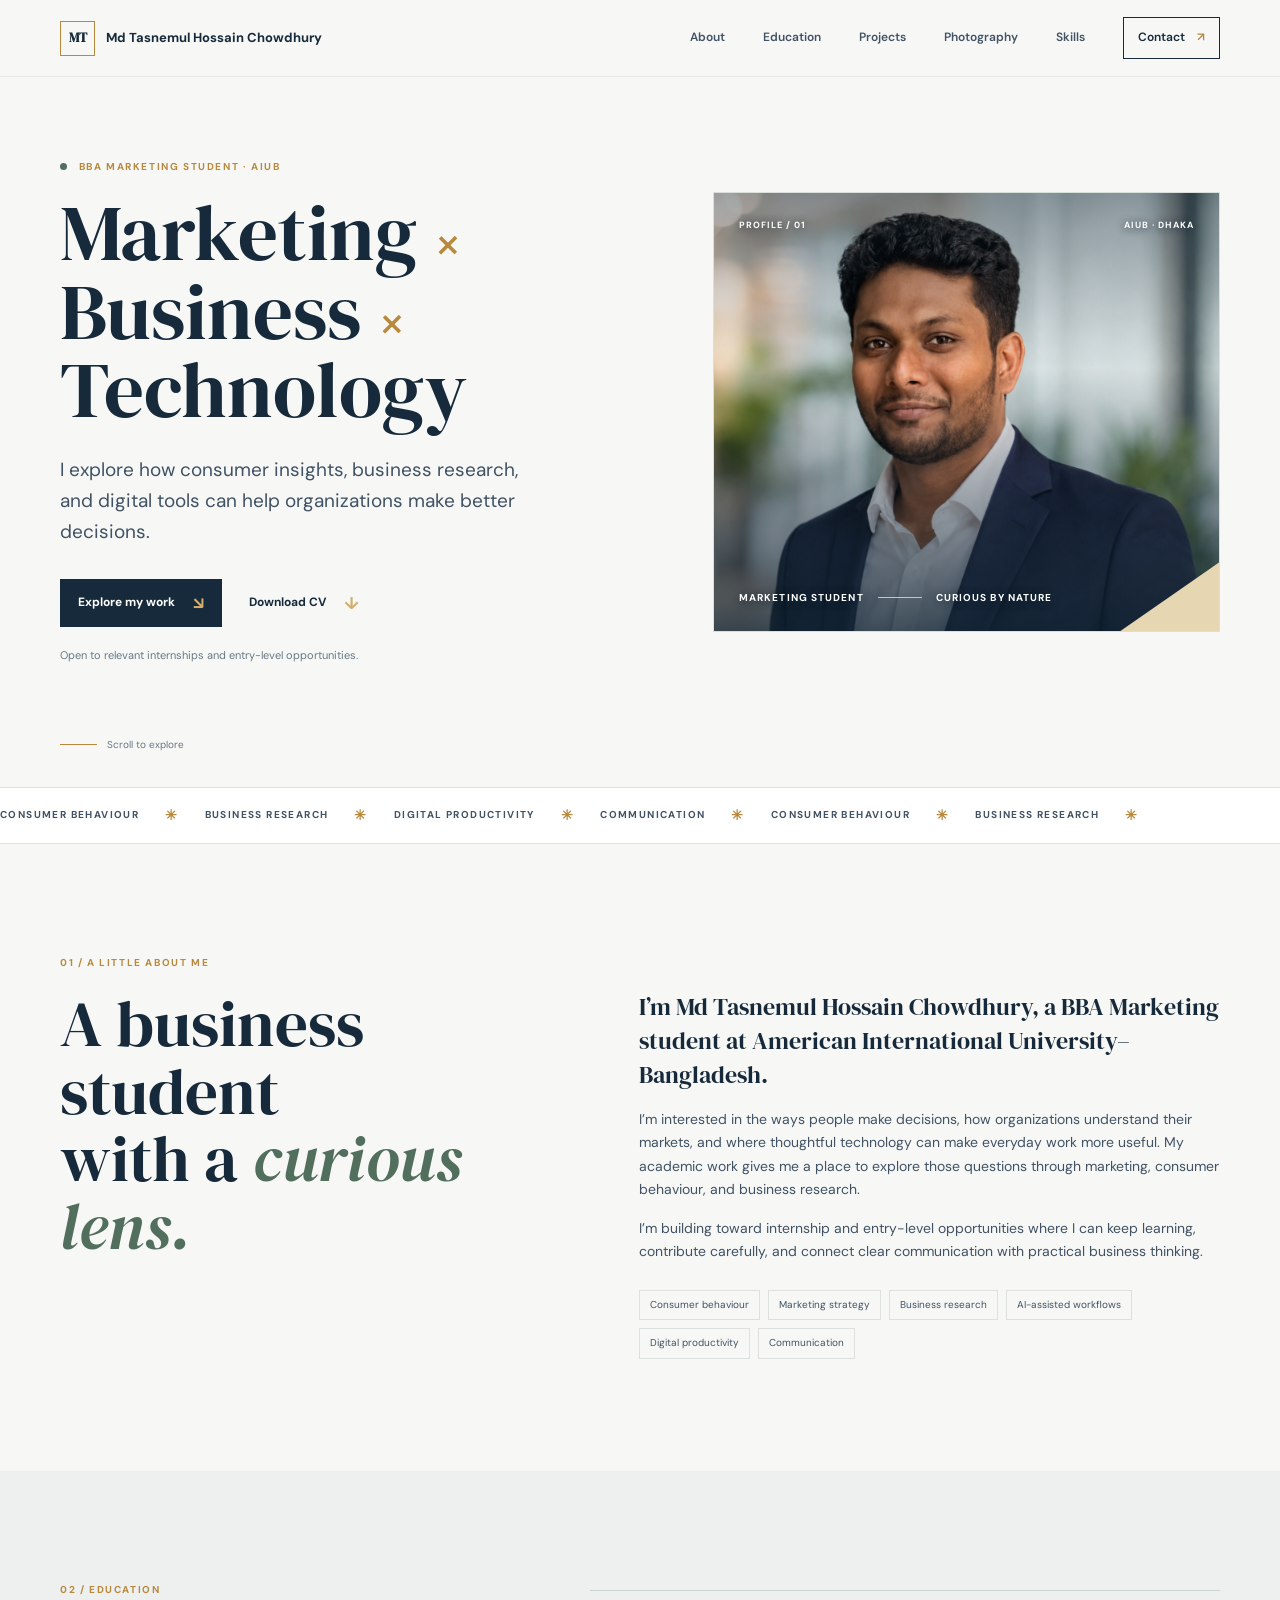
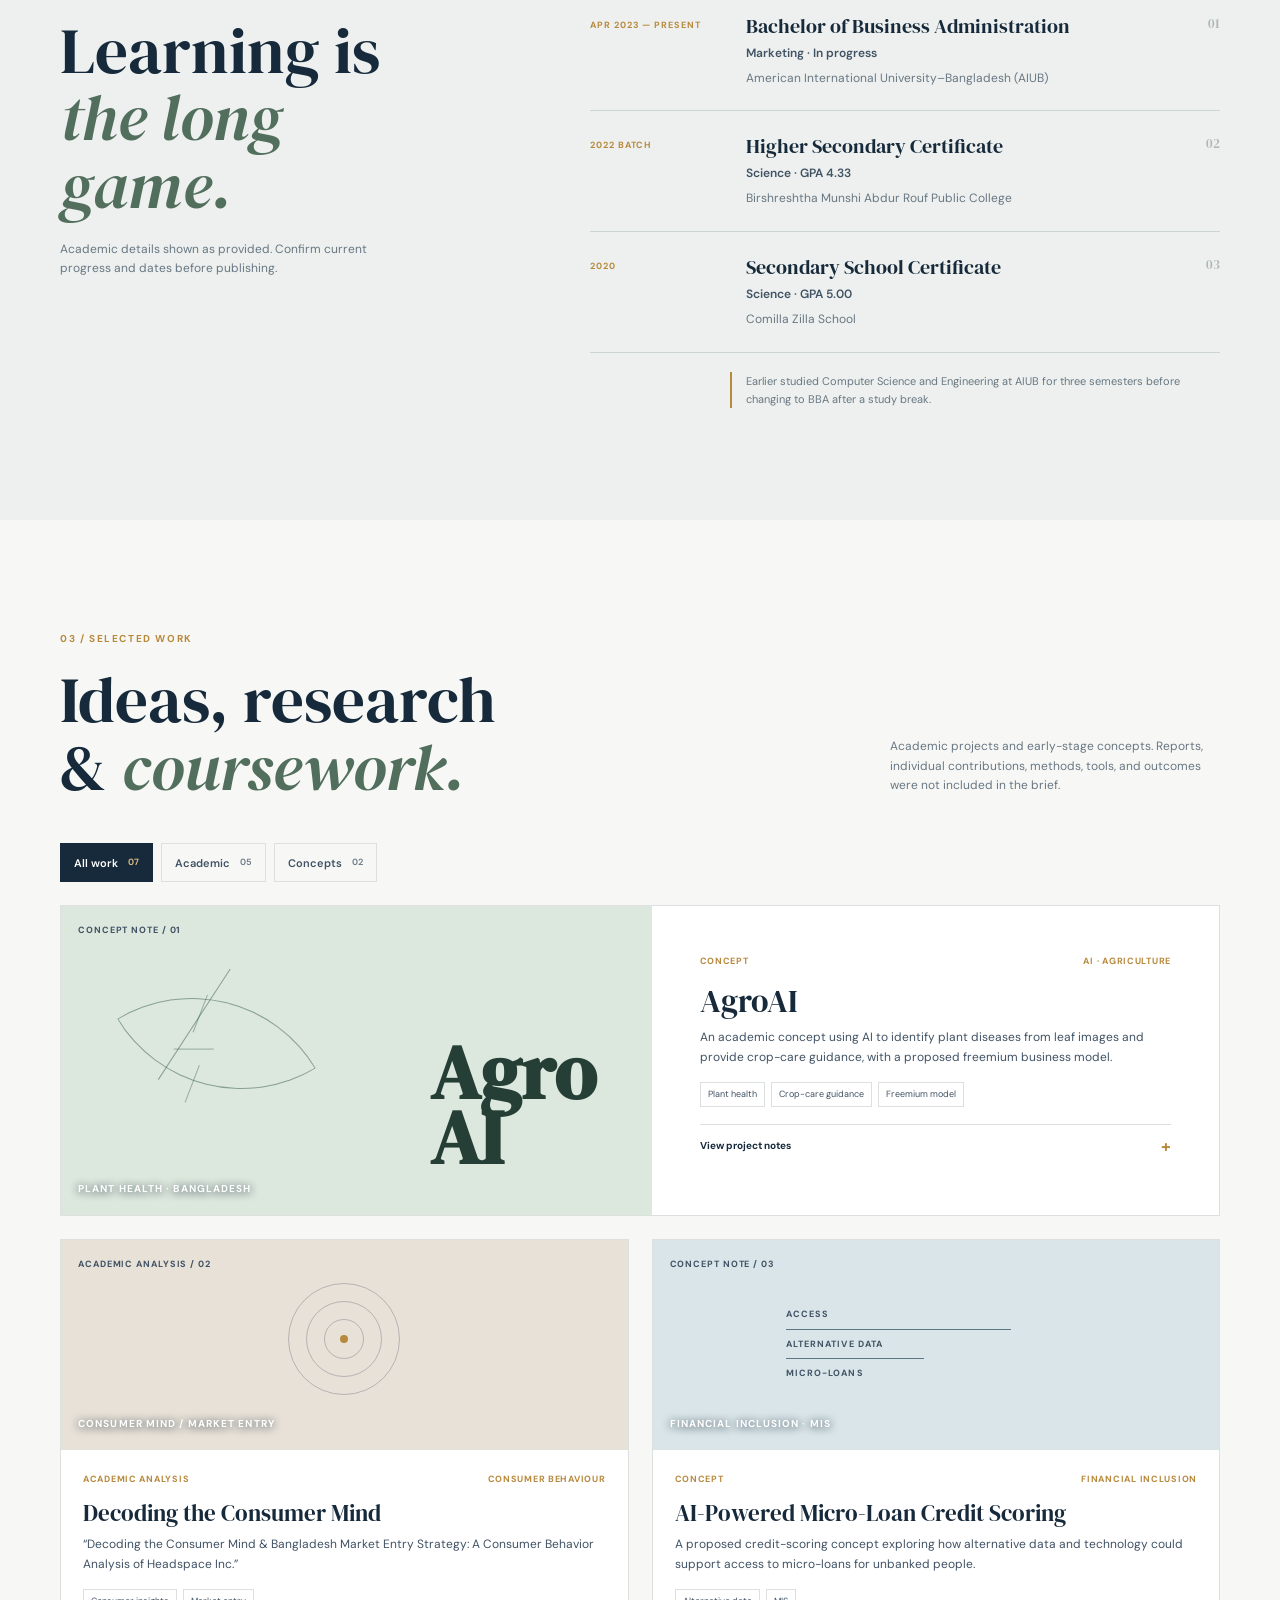
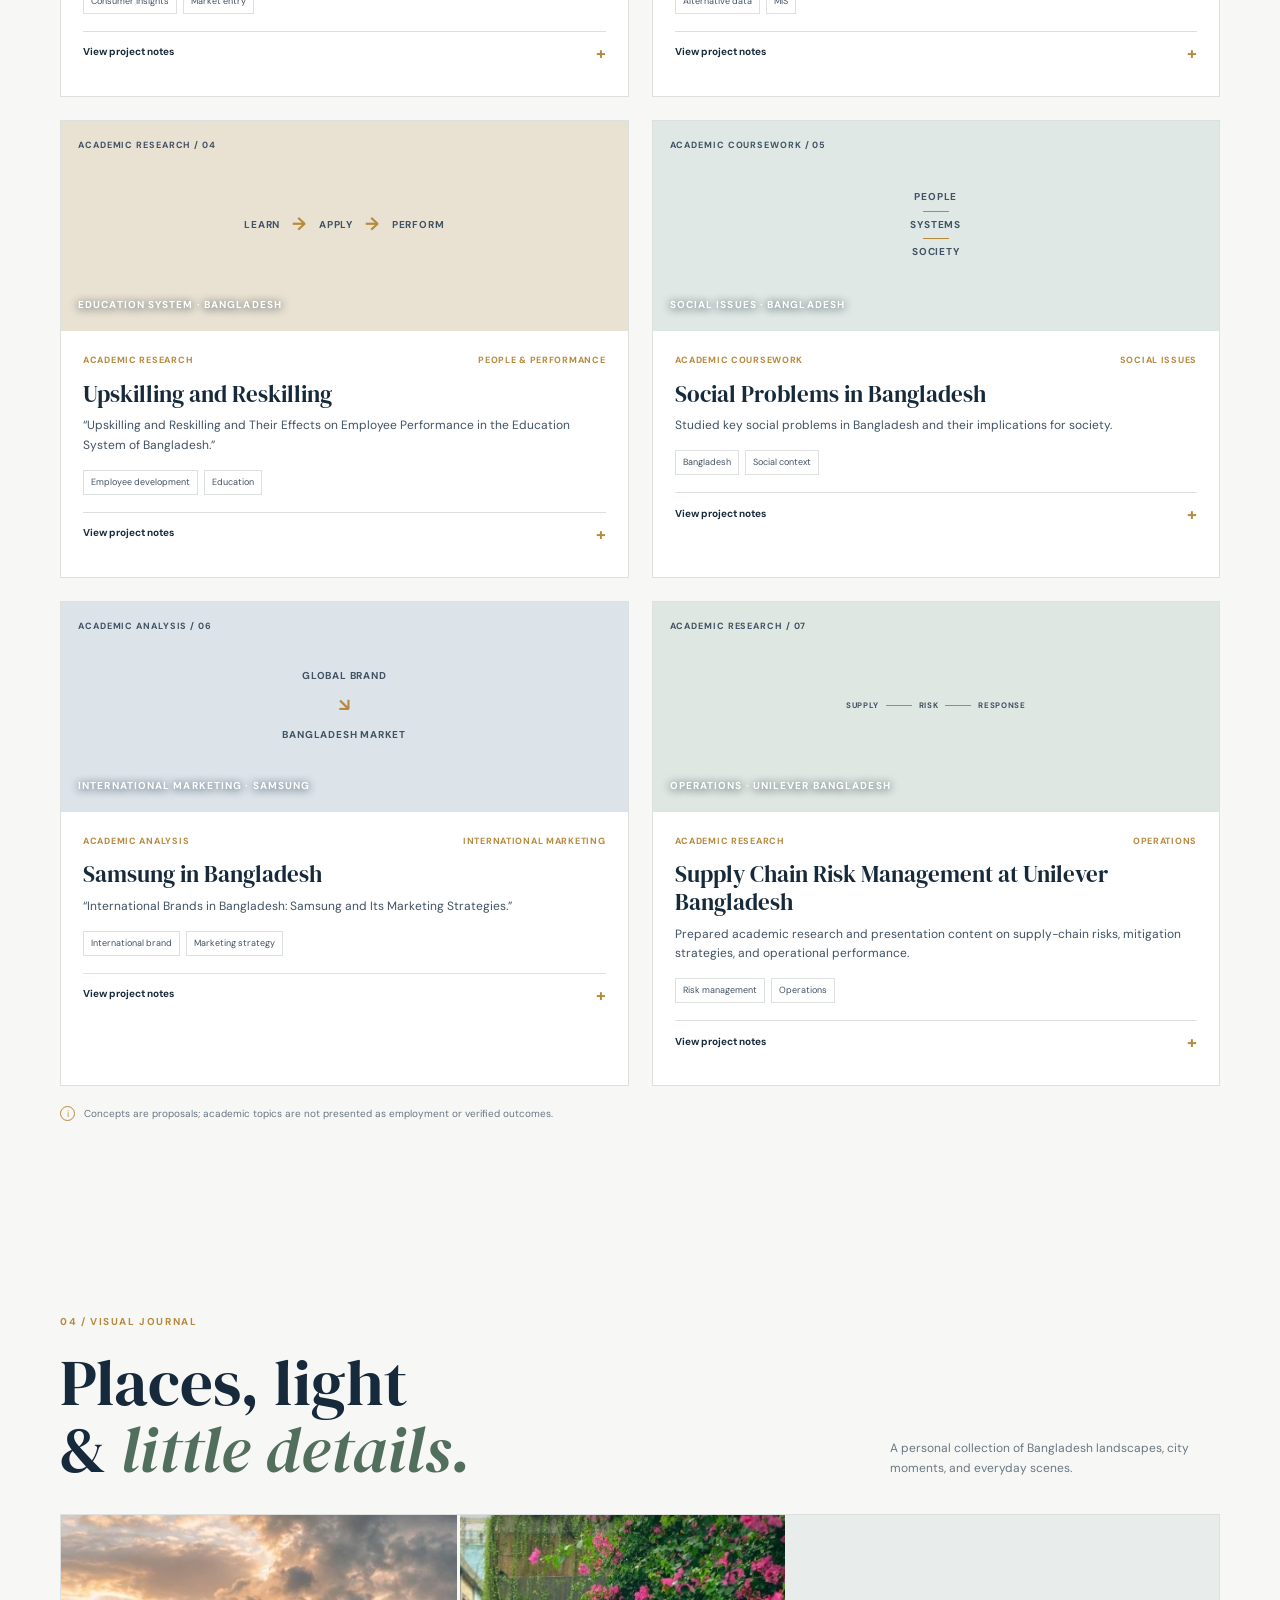
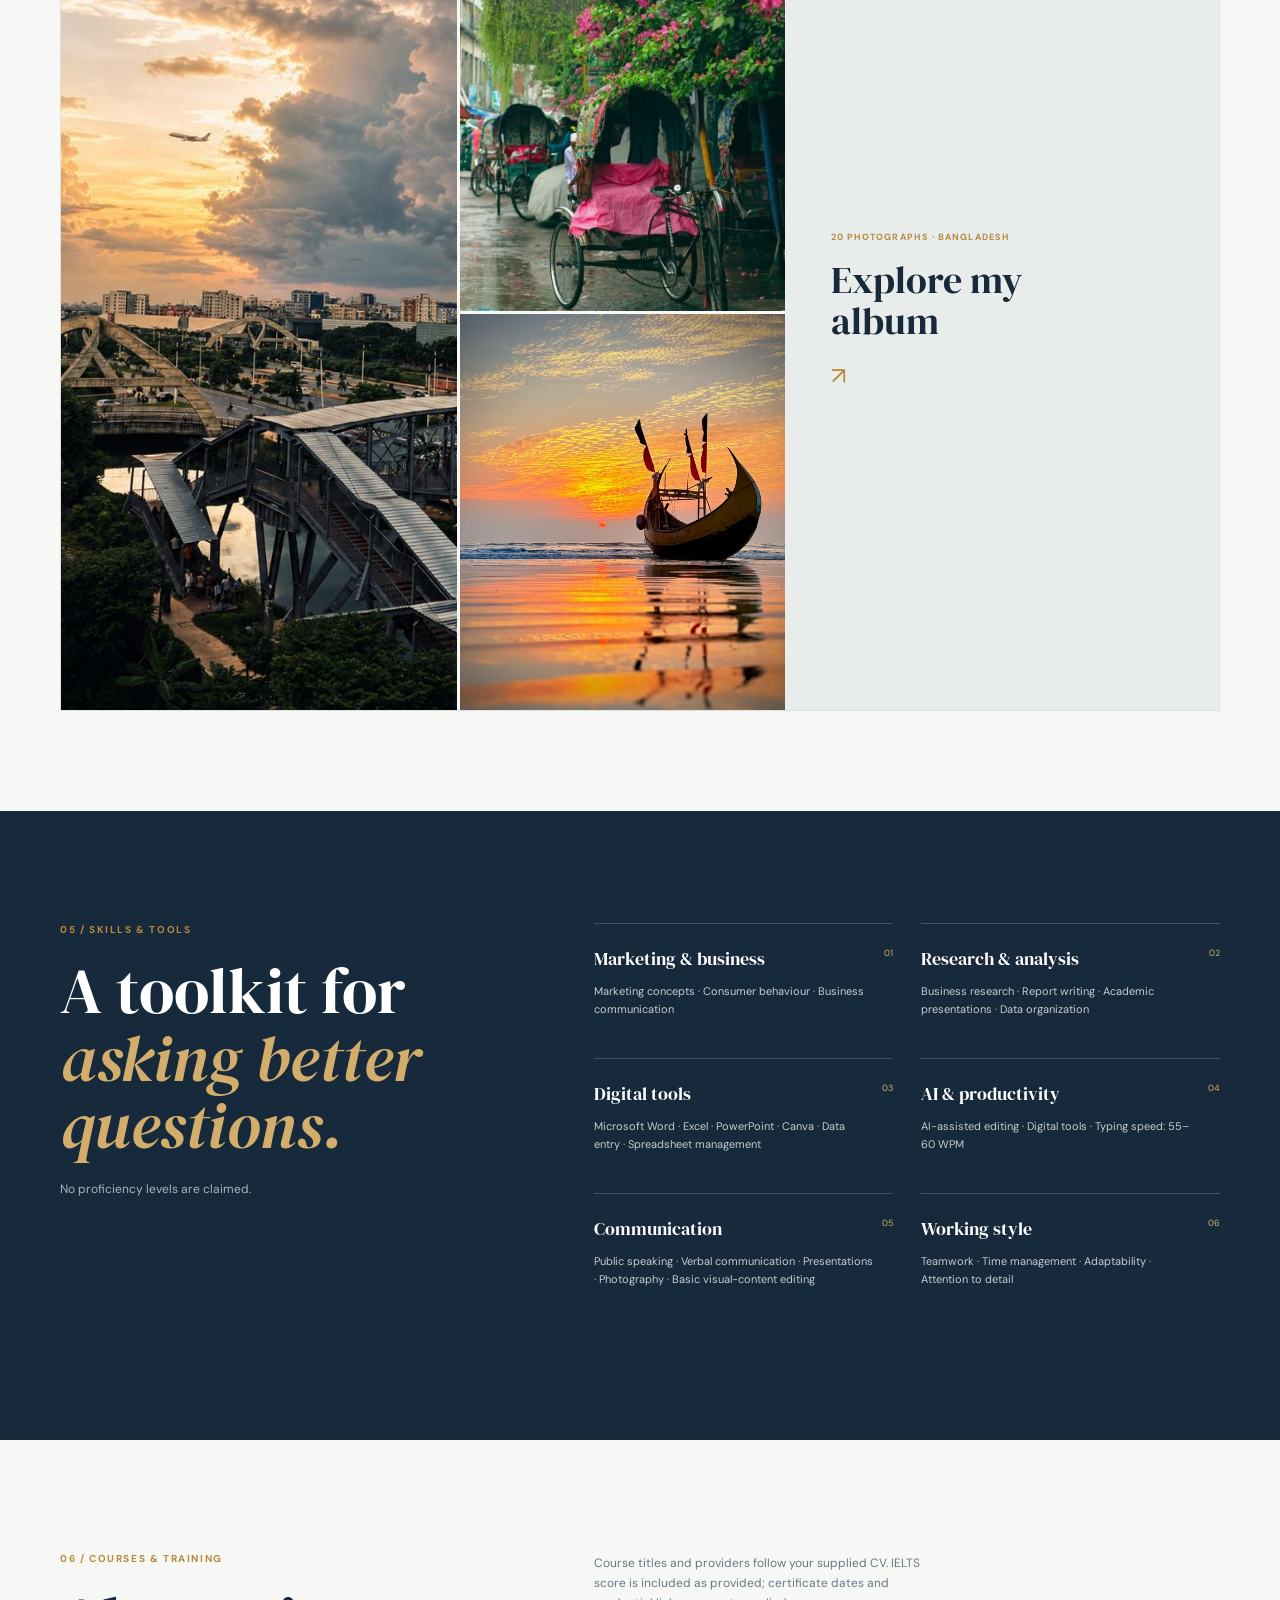
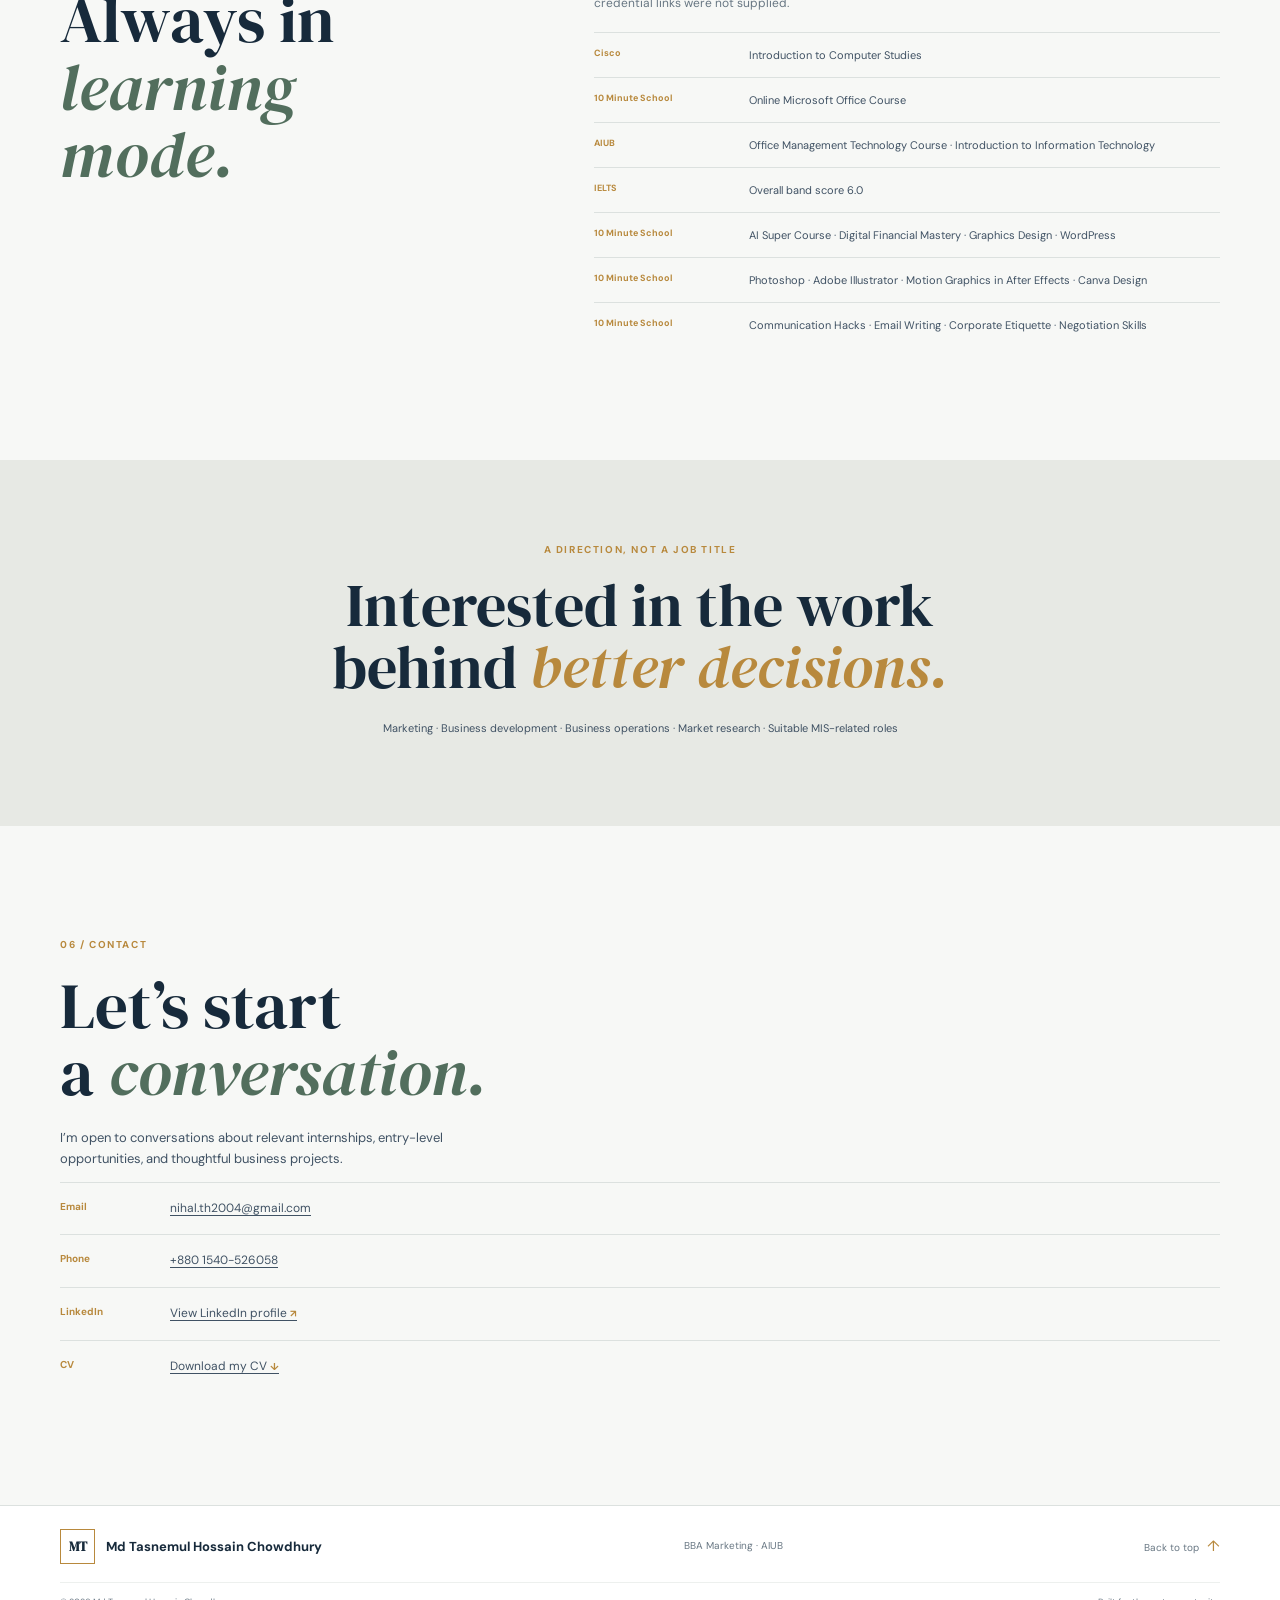
<file: index.html>
<!doctype html>
<html lang="en">
<head>
  <meta charset="utf-8">
  <meta name="viewport" content="width=device-width, initial-scale=1">
  <meta name="theme-color" content="#f7f8f6">
  <meta name="description" content="Md Tasnemul Hossain Chowdhury is a BBA Marketing student at AIUB interested in consumer behaviour, business research, technology, and communication.">
  <meta property="og:type" content="website">
  <meta property="og:title" content="Md Tasnemul Hossain Chowdhury | Marketing, Business & Technology">
  <meta property="og:description" content="A BBA Marketing student exploring consumer insights, business research, and technology-enabled solutions.">
  <title>Md Tasnemul Hossain Chowdhury | Marketing, Business &amp; Technology</title>
  <link rel="preconnect" href="https://fonts.googleapis.com">
  <link rel="preconnect" href="https://fonts.gstatic.com" crossorigin>
  <link href="https://fonts.googleapis.com/css2?family=DM+Sans:wght@400;500;600;700&family=DM+Serif+Display&display=swap" rel="stylesheet">
  <link rel="stylesheet" href="styles.css">
  <script src="script.js" defer></script>
</head>
<body>
  <a class="skip-link" href="#main">Skip to content</a>
  <header class="site-header">
    <div class="header-inner wrap">
      <a class="wordmark" href="#home" aria-label="Md Tasnemul Hossain Chowdhury, home"><span class="wordmark__mark" aria-hidden="true">MT</span><span>Md Tasnemul Hossain Chowdhury</span></a>
      <button class="menu-toggle" type="button" aria-expanded="false" aria-controls="primary-navigation"><span aria-hidden="true">☰</span> Menu</button>
      <nav class="site-nav" id="primary-navigation" aria-label="Main navigation">
        <a href="#about">About</a><a href="#education">Education</a><a href="#projects">Projects</a><a href="album.html">Photography</a><a href="#skills">Skills</a><a class="nav-contact" href="#contact">Contact <span aria-hidden="true">↗</span></a>
      </nav>
    </div>
  </header>
  <main id="main">
    <section class="hero wrap" id="home" aria-labelledby="hero-title">
      <div class="hero-copy reveal">
        <p class="eyebrow"><span class="status-dot" aria-hidden="true"></span> BBA Marketing student · AIUB</p>
        <h1 id="hero-title">Marketing <i>×</i><br>Business <i>×</i><br>Technology</h1>
        <p class="hero-intro">I explore how consumer insights, business research, and digital tools can help organizations make better decisions.</p>
        <div class="hero-actions"><a class="button button-dark" href="#projects">Explore my work <span aria-hidden="true">↘</span></a><a class="button button-text" href="cv.pdf" download="Md-Tasnemul-Hossain-Chowdhury-CV.pdf">Download CV <span aria-hidden="true">↓</span></a></div>
        <p class="hero-note">Open to relevant internships and entry-level opportunities.</p>
      </div>
      <div class="hero-art reveal">
        <img class="profile-photo" src="images/profile.png" alt="Professional portrait of Md Tasnemul Hossain Chowdhury" width="768" height="768" fetchpriority="high">
        <div class="art-top"><span>PROFILE / 01</span><span>AIUB · DHAKA</span></div>
        <div class="art-caption"><span>Marketing student</span><i aria-hidden="true"></i><span>Curious by nature</span></div>
      </div>
      <a class="scroll-cue" href="#about"><span aria-hidden="true"></span> Scroll to explore</a>
    </section>
    <div class="marquee" aria-label="Areas of interest"><div class="marquee-track" aria-hidden="true">CONSUMER BEHAVIOUR <b>✳</b> BUSINESS RESEARCH <b>✳</b> DIGITAL PRODUCTIVITY <b>✳</b> COMMUNICATION <b>✳</b> CONSUMER BEHAVIOUR <b>✳</b> BUSINESS RESEARCH <b>✳</b></div></div>

    <section class="section wrap split" id="about" aria-labelledby="about-title">
      <div class="section-title reveal"><p class="eyebrow">01 / A little about me</p><h2 id="about-title">A business student<br>with a <em>curious lens.</em></h2></div>
      <div class="about-copy reveal"><p class="lead">I’m Md Tasnemul Hossain Chowdhury, a BBA Marketing student at American International University–Bangladesh.</p><p>I’m interested in the ways people make decisions, how organizations understand their markets, and where thoughtful technology can make everyday work more useful. My academic work gives me a place to explore those questions through marketing, consumer behaviour, and business research.</p><p>I’m building toward internship and entry-level opportunities where I can keep learning, contribute carefully, and connect clear communication with practical business thinking.</p><div class="interest-list" aria-label="Professional interests"><span>Consumer behaviour</span><span>Marketing strategy</span><span>Business research</span><span>AI-assisted workflows</span><span>Digital productivity</span><span>Communication</span></div></div>
    </section>

    <section class="band" id="education" aria-labelledby="education-title"><div class="section wrap split education">
      <div class="section-title reveal"><p class="eyebrow">02 / Education</p><h2 id="education-title">Learning is<br><em>the long game.</em></h2><p class="small-note">Academic details shown as provided. Confirm current progress and dates before publishing.</p></div>
      <div class="timeline">
        <article class="education-item reveal"><span class="date">APR 2023 — PRESENT</span><div><h3>Bachelor of Business Administration</h3><p class="field">Marketing · In progress</p><p>American International University–Bangladesh (AIUB)</p></div><span class="item-no">01</span></article>
        <article class="education-item reveal"><span class="date">2022 BATCH</span><div><h3>Higher Secondary Certificate</h3><p class="field">Science · GPA 4.33</p><p>Birshreshtha Munshi Abdur Rouf Public College</p></div><span class="item-no">02</span></article>
        <article class="education-item reveal"><span class="date">2020</span><div><h3>Secondary School Certificate</h3><p class="field">Science · GPA 5.00</p><p>Comilla Zilla School</p></div><span class="item-no">03</span></article>
        <p class="education-aside reveal">Earlier studied Computer Science and Engineering at AIUB for three semesters before changing to BBA after a study break.</p>
      </div>
    </div></section>

    <section class="section wrap projects" id="projects" aria-labelledby="projects-title">
      <div class="section-title title-row reveal"><div><p class="eyebrow">03 / Selected work</p><h2 id="projects-title">Ideas, research<br>&amp; <em>coursework.</em></h2></div><p class="small-note">Academic projects and early-stage concepts. Reports, individual contributions, methods, tools, and outcomes were not included in the brief.</p></div>
      <div class="filters reveal" role="group" aria-label="Filter projects"><button class="filter is-active" type="button" data-filter="all" aria-pressed="true">All work <span>07</span></button><button class="filter" type="button" data-filter="academic" aria-pressed="false">Academic <span>05</span></button><button class="filter" type="button" data-filter="concept" aria-pressed="false">Concepts <span>02</span></button></div>
      <div class="project-grid">
        <article class="project-card project-feature reveal" data-category="concept"><div class="project-art art-agro" aria-hidden="true"><span class="art-label">CONCEPT NOTE / 01</span><div class="leaf-shape"><i></i><i></i><i></i></div><strong>Agro<br>AI</strong><span class="art-caption">Plant health · Bangladesh</span></div><div class="project-copy"><div class="project-meta"><span>Concept</span><span>AI · Agriculture</span></div><h3>AgroAI</h3><p>An academic concept using AI to identify plant diseases from leaf images and provide crop-care guidance, with a proposed freemium business model.</p><div class="tags"><span>Plant health</span><span>Crop-care guidance</span><span>Freemium model</span></div><details><summary>View project notes <b aria-hidden="true">+</b></summary><dl><dt>Overview</dt><dd>Proposed concept combining leaf-disease detection with practical agricultural guidance.</dd><dt>Proposed approach</dt><dd>Crop guidance, weather recommendations, monitoring, and sponsored agricultural product recommendations.</dd><dt>Contribution, tools &amp; outcomes</dt><dd>Described in the supplied CV as an academic concept. No deployed system or measured outcomes are claimed.</dd><dt>Artifact</dt><dd>No report or presentation supplied.</dd></dl></details></div></article>
        <article class="project-card reveal" data-category="academic"><div class="project-art art-headspace" aria-hidden="true"><span class="art-label">ACADEMIC ANALYSIS / 02</span><div class="rings"><i></i><i></i><i></i><b></b></div><span class="art-caption">Consumer mind / Market entry</span></div><div class="project-copy"><div class="project-meta"><span>Academic analysis</span><span>Consumer behaviour</span></div><h3>Decoding the Consumer Mind</h3><p>“Decoding the Consumer Mind &amp; Bangladesh Market Entry Strategy: A Consumer Behavior Analysis of Headspace Inc.”</p><div class="tags"><span>Consumer insights</span><span>Market entry</span></div><details><summary>View project notes <b aria-hidden="true">+</b></summary><dl><dt>Focus</dt><dd>Consumer behaviour analysis and a Bangladesh market-entry strategy for Headspace Inc.</dd><dt>Method, contribution &amp; tools</dt><dd>Research method, individual contribution, and tools were not supplied.</dd><dt>Findings &amp; artifact</dt><dd>Findings and report or presentation links were not supplied.</dd></dl></details></div></article>
        <article class="project-card reveal" data-category="concept"><div class="project-art art-credit" aria-hidden="true"><span class="art-label">CONCEPT NOTE / 03</span><div class="credit-graphic"><span>ACCESS</span><i></i><span>ALTERNATIVE DATA</span><i class="short"></i><span>MICRO-LOANS</span></div><span class="art-caption">Financial inclusion · MIS</span></div><div class="project-copy"><div class="project-meta"><span>Concept</span><span>Financial inclusion</span></div><h3>AI-Powered Micro-Loan Credit Scoring</h3><p>A proposed credit-scoring concept exploring how alternative data and technology could support access to micro-loans for unbanked people.</p><div class="tags"><span>Alternative data</span><span>MIS</span></div><details><summary>View project notes <b aria-hidden="true">+</b></summary><dl><dt>Overview</dt><dd>A proposed AI-based credit-scoring and financial-inclusion concept.</dd><dt>Approach</dt><dd>Explores alternative data and technology in relation to micro-loan access.</dd><dt>Contribution, tools &amp; outcomes</dt><dd>Individual role, tools, findings, and implementation details were not supplied. This is a proposal, not a deployed system.</dd><dt>Artifact</dt><dd>No report or presentation supplied.</dd></dl></details></div></article>
        <article class="project-card reveal" data-category="academic"><div class="project-art art-learning" aria-hidden="true"><span class="art-label">ACADEMIC RESEARCH / 04</span><div class="learning-graphic"><span>LEARN</span><b>→</b><span>APPLY</span><b>→</b><span>PERFORM</span></div><span class="art-caption">Education system · Bangladesh</span></div><div class="project-copy"><div class="project-meta"><span>Academic research</span><span>People &amp; performance</span></div><h3>Upskilling and Reskilling</h3><p>“Upskilling and Reskilling and Their Effects on Employee Performance in the Education System of Bangladesh.”</p><div class="tags"><span>Employee development</span><span>Education</span></div><details><summary>View project notes <b aria-hidden="true">+</b></summary><dl><dt>Focus</dt><dd>Relationship between upskilling, reskilling, and employee performance in Bangladesh’s education system.</dd><dt>Method, contribution &amp; tools</dt><dd>Research method, individual contribution, and tools were not supplied.</dd><dt>Findings &amp; artifact</dt><dd>Findings and report or presentation links were not supplied.</dd></dl></details></div></article>
        <article class="project-card reveal" data-category="academic"><div class="project-art art-social" aria-hidden="true"><span class="art-label">ACADEMIC COURSEWORK / 05</span><div class="social-graphic"><span>PEOPLE</span><i></i><span>SYSTEMS</span><i></i><span>SOCIETY</span></div><span class="art-caption">Social issues · Bangladesh</span></div><div class="project-copy"><div class="project-meta"><span>Academic coursework</span><span>Social issues</span></div><h3>Social Problems in Bangladesh</h3><p>Studied key social problems in Bangladesh and their implications for society.</p><div class="tags"><span>Bangladesh</span><span>Social context</span></div><details><summary>View project notes <b aria-hidden="true">+</b></summary><dl><dt>Focus</dt><dd>Key social problems in Bangladesh and their implications for society.</dd><dt>Method, contribution &amp; tools</dt><dd>The supplied CV describes this as academic study; more detailed methods and tools were not included.</dd><dt>Findings &amp; artifact</dt><dd>Specific findings and course artifacts were not supplied.</dd></dl></details></div></article>
        <article class="project-card reveal" data-category="academic"><div class="project-art art-samsung" aria-hidden="true"><span class="art-label">ACADEMIC ANALYSIS / 06</span><div class="brand-graphic"><span>GLOBAL BRAND</span><i aria-hidden="true">↘</i><span>BANGLADESH MARKET</span></div><span class="art-caption">International marketing · Samsung</span></div><div class="project-copy"><div class="project-meta"><span>Academic analysis</span><span>International marketing</span></div><h3>Samsung in Bangladesh</h3><p>“International Brands in Bangladesh: Samsung and Its Marketing Strategies.”</p><div class="tags"><span>International brand</span><span>Marketing strategy</span></div><details><summary>View project notes <b aria-hidden="true">+</b></summary><dl><dt>Focus</dt><dd>Samsung’s presence in Bangladesh and its marketing strategies as an international brand.</dd><dt>Method, contribution &amp; tools</dt><dd>The supplied CV describes an academic analysis; further research methods and tools were not included.</dd><dt>Findings &amp; artifact</dt><dd>Specific findings and supporting presentation artifacts were not supplied.</dd></dl></details></div></article>
        <article class="project-card reveal" data-category="academic"><div class="project-art art-supply" aria-hidden="true"><span class="art-label">ACADEMIC RESEARCH / 07</span><div class="supply-graphic"><span>SUPPLY</span><i></i><span>RISK</span><i></i><span>RESPONSE</span></div><span class="art-caption">Operations · Unilever Bangladesh</span></div><div class="project-copy"><div class="project-meta"><span>Academic research</span><span>Operations</span></div><h3>Supply Chain Risk Management at Unilever Bangladesh</h3><p>Prepared academic research and presentation content on supply-chain risks, mitigation strategies, and operational performance.</p><div class="tags"><span>Risk management</span><span>Operations</span></div><details><summary>View project notes <b aria-hidden="true">+</b></summary><dl><dt>Focus</dt><dd>Supply-chain risks, mitigation strategies, and operational performance at Unilever Bangladesh.</dd><dt>Method, contribution &amp; tools</dt><dd>The supplied CV confirms research and presentation preparation; specific methods and tools were not included.</dd><dt>Findings &amp; artifact</dt><dd>Specific findings and presentation files were not supplied.</dd></dl></details></div></article>
      </div>
      <p class="project-footnote"><span aria-hidden="true">i</span> Concepts are proposals; academic topics are not presented as employment or verified outcomes.</p>
    </section>

    <section class="section wrap album-promo" aria-labelledby="album-title">
      <div class="section-title title-row reveal"><div><p class="eyebrow">04 / Visual journal</p><h2 id="album-title">Places, light<br>&amp; <em>little details.</em></h2></div><p class="small-note">A personal collection of Bangladesh landscapes, city moments, and everyday scenes.</p></div>
      <a class="album-feature reveal" href="album.html" aria-label="Explore the photography album">
        <div class="album-preview" aria-hidden="true"><img src="images/photography/dhaka-bridge-sunset.jpg" alt="" loading="lazy"><img src="images/photography/flower-lined-street.jpg" alt="" loading="lazy"><img src="images/photography/sunset-fishing-boat.jpg" alt="" loading="lazy"></div>
        <div class="album-feature__copy"><span class="album-feature__label">20 photographs · Bangladesh</span><strong>Explore my album</strong><span class="album-feature__arrow" aria-hidden="true">↗</span></div>
      </a>
    </section>

    <section class="dark-band" id="skills" aria-labelledby="skills-title"><div class="section wrap split skills"><div class="section-title reveal"><p class="eyebrow">05 / Skills &amp; tools</p><h2 id="skills-title">A toolkit for<br><em>asking better questions.</em></h2><p class="small-note">No proficiency levels are claimed.</p></div><div class="skill-grid">
      <article class="skill reveal"><span>01</span><h3>Marketing &amp; business</h3><p>Marketing concepts · Consumer behaviour · Business communication</p></article><article class="skill reveal"><span>02</span><h3>Research &amp; analysis</h3><p>Business research · Report writing · Academic presentations · Data organization</p></article><article class="skill reveal"><span>03</span><h3>Digital tools</h3><p>Microsoft Word · Excel · PowerPoint · Canva · Data entry · Spreadsheet management</p></article><article class="skill reveal"><span>04</span><h3>AI &amp; productivity</h3><p>AI-assisted editing · Digital tools · Typing speed: 55–60 WPM</p></article><article class="skill reveal"><span>05</span><h3>Communication</h3><p>Public speaking · Verbal communication · Presentations · Photography · Basic visual-content editing</p></article><article class="skill reveal"><span>06</span><h3>Working style</h3><p>Teamwork · Time management · Adaptability · Attention to detail</p></article>
    </div></div></section>

    <section class="section wrap split training" id="training" aria-labelledby="training-title"><div class="section-title reveal"><p class="eyebrow">06 / Courses &amp; training</p><h2 id="training-title">Always in<br><em>learning mode.</em></h2></div><div class="training-copy reveal"><p class="small-note">Course titles and providers follow your supplied CV. IELTS score is included as provided; certificate dates and credential links were not supplied.</p><div class="course-list"><div><span>Cisco</span><p>Introduction to Computer Studies</p></div><div><span>10 Minute School</span><p>Online Microsoft Office Course</p></div><div><span>AIUB</span><p>Office Management Technology Course · Introduction to Information Technology</p></div><div><span>IELTS</span><p>Overall band score 6.0</p></div><div><span>10 Minute School</span><p>AI Super Course · Digital Financial Mastery · Graphics Design · WordPress</p></div><div><span>10 Minute School</span><p>Photoshop · Adobe Illustrator · Motion Graphics in After Effects · Canva Design</p></div><div><span>10 Minute School</span><p>Communication Hacks · Email Writing · Corporate Etiquette · Negotiation Skills</p></div></div></div></section>

    <section class="opportunity"><div class="wrap reveal"><p class="eyebrow">A direction, not a job title</p><h2>Interested in the work<br>behind <em>better decisions.</em></h2><p>Marketing · Business development · Business operations · Market research · Suitable MIS-related roles</p></div></section>

    <section class="section wrap contact" id="contact" aria-labelledby="contact-title"><div class="contact-intro reveal"><p class="eyebrow">06 / Contact</p><h2 id="contact-title">Let’s start<br>a <em>conversation.</em></h2><p>I’m open to conversations about relevant internships, entry-level opportunities, and thoughtful business projects.</p></div><div class="contact-details reveal"><div><span>Email</span><a href="mailto:nihal.th2004@gmail.com">nihal.th2004@gmail.com</a></div><div><span>Phone</span><a href="tel:+8801540526058">+880 1540-526058</a></div><div><span>LinkedIn</span><a href="https://www.linkedin.com/in/md-tasnemul-hossain-chowdhury-95a2982a0" target="_blank" rel="noopener noreferrer">View LinkedIn profile <span aria-hidden="true">↗</span></a></div><div><span>CV</span><a href="cv.pdf" download="Md-Tasnemul-Hossain-Chowdhury-CV.pdf">Download my CV <span aria-hidden="true">↓</span></a></div></div></section>
  </main>
  <footer class="site-footer"><div class="wrap footer-top"><a class="wordmark" href="#home"><span class="wordmark__mark" aria-hidden="true">MT</span><span>Md Tasnemul Hossain Chowdhury</span></a><p>BBA Marketing · AIUB</p><a href="#home">Back to top <span aria-hidden="true">↑</span></a></div><div class="wrap footer-bottom"><span>© <span id="current-year">2026</span> Md Tasnemul Hossain Chowdhury</span><span>Built for the next opportunity.</span></div></footer>
  <span class="cursor-halo" aria-hidden="true"></span>
</body>
</html>
</file>
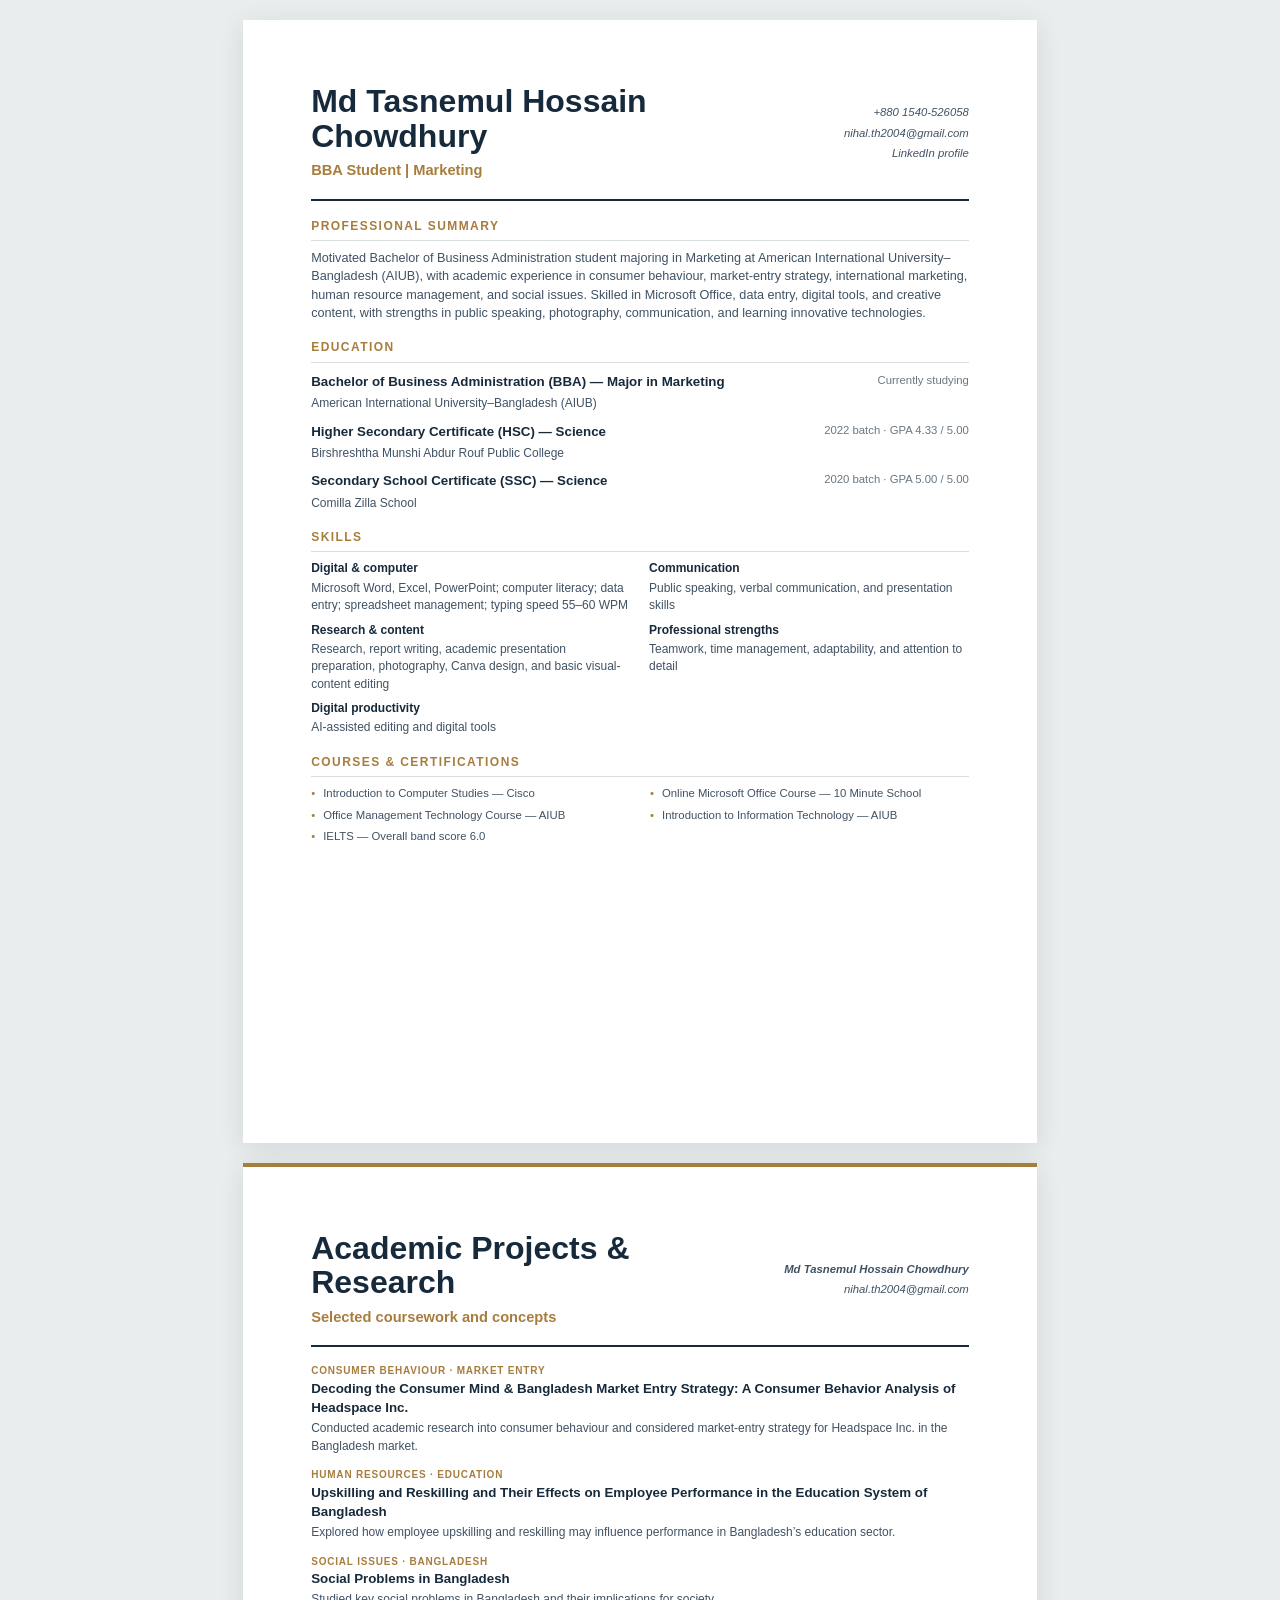
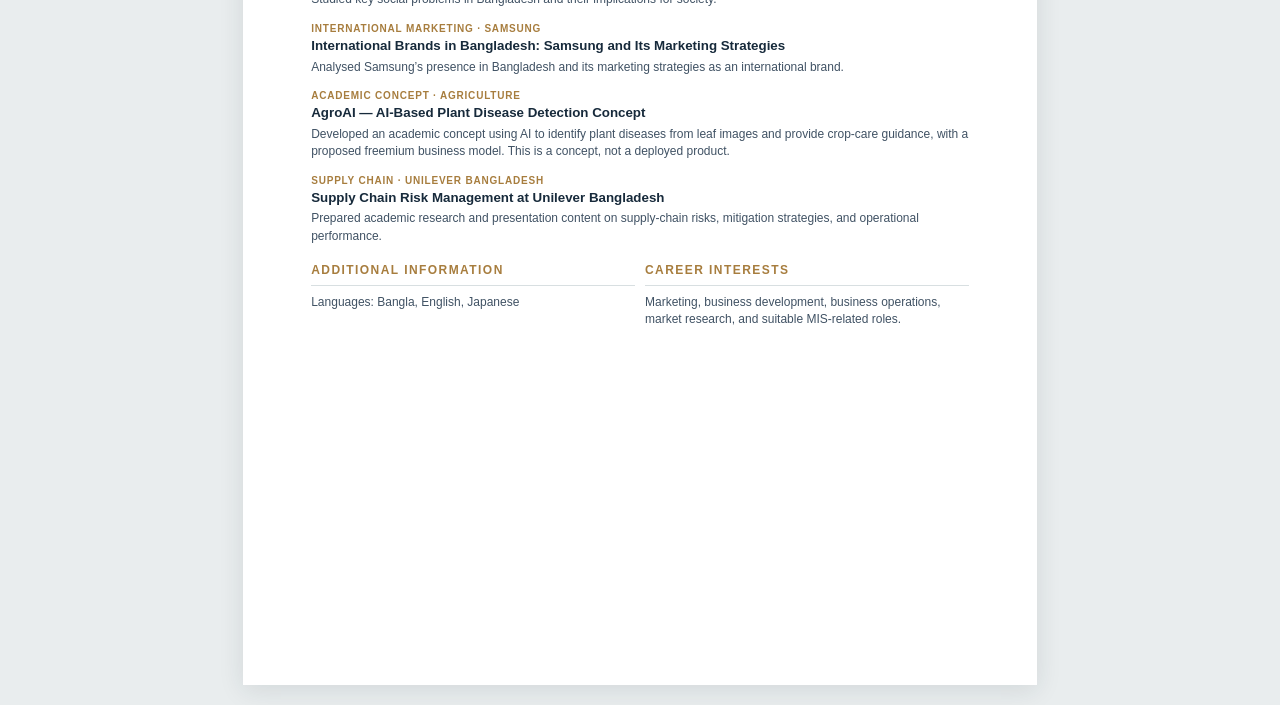
<file: cv-source.html>
<!doctype html>
<html lang="en">
<head>
  <meta charset="utf-8">
  <meta name="viewport" content="width=device-width, initial-scale=1">
  <title>CV | Md Tasnemul Hossain Chowdhury</title>
  <style>
    :root{--ink:#172a3b;--soft:#405264;--muted:#687783;--gold:#a77d3e;--line:#d8dfe1;--paper:#fff;--font:Arial,Helvetica,sans-serif}
    *{box-sizing:border-box}body{margin:0;background:#e9edee;color:var(--ink);font:10pt/1.45 var(--font)}a{color:inherit;text-decoration:none}.cv-page{width:210mm;min-height:297mm;margin:20px auto;padding:17mm 18mm;background:var(--paper);box-shadow:0 5px 24px #172a3b1c}.cv-header{display:grid;grid-template-columns:1fr auto;align-items:center;gap:20px;padding-bottom:17px;border-bottom:2px solid var(--ink)}h1{margin:0;font-size:24pt;line-height:1.08;letter-spacing:0;font-weight:700}.role{margin:7px 0 0;color:var(--gold);font-size:11pt;font-weight:700}.contact{display:grid;gap:4px;text-align:right;color:var(--soft);font-size:8.5pt}.contact a{overflow-wrap:anywhere}.section{margin-top:17px}.section h2{margin:0 0 8px;padding-bottom:5px;border-bottom:1px solid var(--line);color:var(--gold);font-size:9pt;letter-spacing:.12em;text-transform:uppercase}.summary{margin:0;color:var(--soft);font-size:9.5pt}.education-item{display:grid;grid-template-columns:1fr auto;gap:4px 12px;margin:9px 0}.education-item strong{font-size:10pt}.education-item span{color:var(--muted);font-size:8.5pt}.education-item p{grid-column:1/-1;margin:0;color:var(--soft);font-size:9pt}.skill-grid{display:grid;grid-template-columns:1fr 1fr;gap:7px 18px}.skill-item{color:var(--soft);font-size:9pt}.skill-item strong{display:block;margin-bottom:2px;color:var(--ink);font-size:9pt}.course-list{display:grid;grid-template-columns:1fr 1fr;gap:5px 20px;margin:0;padding:0;list-style:none}.course-list li{position:relative;padding-left:12px;color:var(--soft);font-size:8.5pt}.course-list li:before{position:absolute;left:0;color:var(--gold);content:"•"}.page-break{break-before:page}.project{margin:10px 0 13px;break-inside:avoid}.project h3{margin:0 0 3px;font-size:10pt}.project p{margin:0;color:var(--soft);font-size:9pt}.project .label{margin-top:3px;color:var(--gold);font-size:7.5pt;font-weight:700;letter-spacing:.08em;text-transform:uppercase}.bottom-info{display:grid;grid-template-columns:1fr 1fr;gap:10px}.bottom-info p{margin:0;color:var(--soft);font-size:9pt}
    @media screen{.page-break{margin-top:20px}.cv-page+ .cv-page{border-top:4px solid var(--gold)}}
    @media print{@page{size:A4;margin:0}body{background:white;font-size:9pt}.cv-page{width:auto;min-height:297mm;margin:0;padding:14mm 17mm;box-shadow:none;break-after:page}.cv-page:last-child{break-after:auto}.section{margin-top:14px}.education-item{margin:7px 0}.project{margin:8px 0 11px}a{color:inherit}}
  </style>
</head>
<body>
  <main>
    <article class="cv-page">
      <header class="cv-header">
        <div><h1>Md Tasnemul Hossain Chowdhury</h1><p class="role">BBA Student | Marketing</p></div>
        <address class="contact" aria-label="Contact details"><a href="tel:+8801540526058">+880 1540-526058</a><a href="mailto:nihal.th2004@gmail.com">nihal.th2004@gmail.com</a><a href="https://www.linkedin.com/in/md-tasnemul-hossain-chowdhury-95a2982a0">LinkedIn profile</a></address>
      </header>
      <section class="section"><h2>Professional Summary</h2><p class="summary">Motivated Bachelor of Business Administration student majoring in Marketing at American International University–Bangladesh (AIUB), with academic experience in consumer behaviour, market-entry strategy, international marketing, human resource management, and social issues. Skilled in Microsoft Office, data entry, digital tools, and creative content, with strengths in public speaking, photography, communication, and learning innovative technologies.</p></section>
      <section class="section"><h2>Education</h2>
        <div class="education-item"><strong>Bachelor of Business Administration (BBA) — Major in Marketing</strong><span>Currently studying</span><p>American International University–Bangladesh (AIUB)</p></div>
        <div class="education-item"><strong>Higher Secondary Certificate (HSC) — Science</strong><span>2022 batch · GPA 4.33 / 5.00</span><p>Birshreshtha Munshi Abdur Rouf Public College</p></div>
        <div class="education-item"><strong>Secondary School Certificate (SSC) — Science</strong><span>2020 batch · GPA 5.00 / 5.00</span><p>Comilla Zilla School</p></div>
      </section>
      <section class="section"><h2>Skills</h2><div class="skill-grid">
        <div class="skill-item"><strong>Digital &amp; computer</strong>Microsoft Word, Excel, PowerPoint; computer literacy; data entry; spreadsheet management; typing speed 55–60 WPM</div>
        <div class="skill-item"><strong>Communication</strong>Public speaking, verbal communication, and presentation skills</div>
        <div class="skill-item"><strong>Research &amp; content</strong>Research, report writing, academic presentation preparation, photography, Canva design, and basic visual-content editing</div>
        <div class="skill-item"><strong>Professional strengths</strong>Teamwork, time management, adaptability, and attention to detail</div>
        <div class="skill-item"><strong>Digital productivity</strong>AI-assisted editing and digital tools</div>
      </div></section>
      <section class="section"><h2>Courses &amp; Certifications</h2><ul class="course-list">
        <li>Introduction to Computer Studies — Cisco</li><li>Online Microsoft Office Course — 10 Minute School</li>
        <li>Office Management Technology Course — AIUB</li><li>Introduction to Information Technology — AIUB</li>
        <li>IELTS — Overall band score 6.0</li>
      </ul></section>
    </article>
    <article class="cv-page page-break">
      <header class="cv-header"><div><h1>Academic Projects &amp; Research</h1><p class="role">Selected coursework and concepts</p></div><address class="contact"><strong>Md Tasnemul Hossain Chowdhury</strong><a href="mailto:nihal.th2004@gmail.com">nihal.th2004@gmail.com</a></address></header>
      <section class="section">
        <div class="project"><p class="label">Consumer behaviour · Market entry</p><h3>Decoding the Consumer Mind &amp; Bangladesh Market Entry Strategy: A Consumer Behavior Analysis of Headspace Inc.</h3><p>Conducted academic research into consumer behaviour and considered market-entry strategy for Headspace Inc. in the Bangladesh market.</p></div>
        <div class="project"><p class="label">Human resources · Education</p><h3>Upskilling and Reskilling and Their Effects on Employee Performance in the Education System of Bangladesh</h3><p>Explored how employee upskilling and reskilling may influence performance in Bangladesh’s education sector.</p></div>
        <div class="project"><p class="label">Social issues · Bangladesh</p><h3>Social Problems in Bangladesh</h3><p>Studied key social problems in Bangladesh and their implications for society.</p></div>
        <div class="project"><p class="label">International marketing · Samsung</p><h3>International Brands in Bangladesh: Samsung and Its Marketing Strategies</h3><p>Analysed Samsung’s presence in Bangladesh and its marketing strategies as an international brand.</p></div>
        <div class="project"><p class="label">Academic concept · Agriculture</p><h3>AgroAI — AI-Based Plant Disease Detection Concept</h3><p>Developed an academic concept using AI to identify plant diseases from leaf images and provide crop-care guidance, with a proposed freemium business model. This is a concept, not a deployed product.</p></div>
        <div class="project"><p class="label">Supply chain · Unilever Bangladesh</p><h3>Supply Chain Risk Management at Unilever Bangladesh</h3><p>Prepared academic research and presentation content on supply-chain risks, mitigation strategies, and operational performance.</p></div>
      </section>
      <section class="section bottom-info"><div><h2>Additional Information</h2><p>Languages: Bangla, English, Japanese</p></div><div><h2>Career Interests</h2><p>Marketing, business development, business operations, market research, and suitable MIS-related roles.</p></div></section>
    </article>
  </main>
</body>
</html>
</file>
<file: styles.css>
:root{color-scheme:light;--ink:#172a3b;--soft:#405264;--muted:#687783;--paper:#f7f8f6;--white:#fff;--line:#dce1df;--gold:#b8893d;--gold-pale:#e7d6b2;--green:#526e5d;--serif:"DM Serif Display",Georgia,serif;--sans:"DM Sans","Segoe UI",sans-serif;--wrap:1160px}
*{box-sizing:border-box}html{scroll-behavior:smooth;scroll-padding-top:86px}body{margin:0;background:var(--paper);color:var(--ink);font-family:var(--sans);font-size:16px;line-height:1.65;-webkit-font-smoothing:antialiased}button,a{font:inherit;-webkit-tap-highlight-color:transparent}a{color:inherit}button:focus-visible,a:focus-visible,summary:focus-visible{outline:3px solid var(--gold);outline-offset:4px}::selection{color:var(--ink);background:var(--gold-pale)}.wrap{width:min(var(--wrap),calc(100% - 64px));margin-inline:auto}.skip-link{position:fixed;z-index:100;top:12px;left:12px;padding:10px 14px;transform:translateY(-160%);background:var(--ink);color:white}.skip-link:focus{transform:translateY(0)}
.site-header{position:sticky;z-index:20;top:0;border-bottom:1px solid #172a3b14;background:#f7f8f6f2;backdrop-filter:blur(14px)}.header-inner{display:flex;min-height:76px;align-items:center;justify-content:space-between;gap:28px}.wordmark{display:inline-flex;align-items:center;gap:11px;text-decoration:none;font-size:13px;font-weight:700}.wordmark__mark{display:grid;width:35px;aspect-ratio:1;place-items:center;border:1px solid var(--gold);font-family:var(--serif);font-size:13px}.site-nav{display:flex;align-items:center;gap:clamp(20px,3vw,38px)}.site-nav a{position:relative;color:var(--soft);font-size:12px;font-weight:600;text-decoration:none}.site-nav a:not(.nav-contact):after{position:absolute;right:0;bottom:-7px;left:0;height:1px;transform:scaleX(0);transform-origin:left;background:var(--gold);content:"";transition:transform .2s}.site-nav a:hover,.site-nav a.is-current{color:var(--ink)}.site-nav a.is-current:after,.site-nav a:not(.nav-contact):hover:after{transform:scaleX(1)}.site-nav .nav-contact{padding:10px 14px;border:1px solid var(--ink);color:var(--ink)}.nav-contact span{margin-left:9px;color:var(--gold)}.menu-toggle{display:none}
.hero{position:relative;display:grid;min-height:min(710px,calc(100svh - 76px));grid-template-columns:1.06fr .94fr;align-items:center;gap:7%;padding-top:60px;padding-bottom:100px}.eyebrow{margin:0 0 20px;color:var(--gold);font-size:10px;font-weight:700;letter-spacing:.16em;line-height:1.4;text-transform:uppercase}.status-dot{display:inline-block;width:7px;height:7px;margin-right:8px;border-radius:50%;background:var(--green)}h1,h2,h3,p{overflow-wrap:anywhere}.hero h1{margin:0;font-family:var(--serif);font-size:clamp(48px,6.2vw,82px);font-weight:400;line-height:.99}.hero h1 i{color:var(--gold);font-family:var(--sans);font-size:.64em;font-style:normal}.hero-intro{max-width:490px;margin:24px 0 0;color:var(--soft);font-size:clamp(16px,1.7vw,19px);line-height:1.65}.hero-actions{display:flex;flex-wrap:wrap;align-items:center;gap:12px 25px;margin-top:31px}.button{display:inline-flex;min-height:48px;align-items:center;justify-content:center;gap:18px;padding:0 18px;font-size:12px;font-weight:700;text-decoration:none;transition:transform .2s,background .2s}.button:hover{transform:translateY(-2px)}.button-dark{background:var(--ink);color:white}.button-dark:hover{background:#294458}.button-dark span,.button-text span{color:#d2ad6b;font-size:17px}.button-text{padding-inline:2px}.hero-note{margin:19px 0 0;color:var(--muted);font-size:11px}.hero-art{position:relative;display:grid;min-height:440px;align-content:space-between;overflow:hidden;padding:25px;border:1px solid #d9dfdb;background:#e8edeb}.hero-art:before{position:absolute;top:14%;right:-10%;width:78%;aspect-ratio:1;border:1px solid #526e5d3d;border-radius:50%;content:""}.hero-art:after{position:absolute;right:-1px;bottom:-1px;width:45%;height:42%;background:var(--gold-pale);clip-path:polygon(100% 0,100% 100%,0 100%);content:""}.art-top,.art-caption{position:relative;z-index:2;display:flex;justify-content:space-between;gap:14px;color:var(--muted);font-size:9px;font-weight:700;letter-spacing:.11em;text-transform:uppercase}.art-monogram{position:relative;z-index:2;align-self:center;padding-left:3%;font-family:var(--serif);font-size:clamp(132px,19vw,250px);line-height:.9}.art-monogram span{color:var(--gold)}.art-orbit{position:absolute;z-index:1;width:45%;aspect-ratio:1;border:1px solid #b8893d8f;border-radius:50%}.orbit-one{top:22%;right:14%}.orbit-two{top:29%;right:21%;width:31%;border-color:#172a3b30}.art-caption{align-items:center;justify-content:flex-start}.art-caption i{width:44px;height:1px;background:var(--gold)}.art-stamp{position:absolute;z-index:3;right:18px;bottom:18px;display:grid;width:44px;aspect-ratio:1;place-content:center;border:1px solid #172a3b42;font-family:var(--serif);font-size:13px;line-height:1.05;text-align:center}.scroll-cue{position:absolute;bottom:34px;left:0;display:inline-flex;align-items:center;gap:10px;color:var(--muted);font-size:10px;text-decoration:none}.scroll-cue span{width:37px;height:1px;background:var(--gold)}.marquee{overflow:hidden;border-block:1px solid var(--line);background:white}.marquee-track{display:flex;width:max-content;align-items:center;gap:26px;padding:16px 0;color:var(--soft);font-size:10px;font-weight:700;letter-spacing:.14em;white-space:nowrap}.marquee-track b{color:var(--gold);font-size:14px}.js .marquee-track{animation:drift 34s linear infinite}
.section{padding-block:112px}.split{display:grid;grid-template-columns:.9fr 1.1fr;gap:9%}.section-title h2,.contact h2,.opportunity h2{margin:0;font-family:var(--serif);font-size:clamp(42px,5.1vw,65px);font-weight:400;line-height:1.04}.section-title h2 em,.contact h2 em,.opportunity h2 em{color:var(--green);font-weight:400}.about-copy{padding-top:34px}.about-copy p{max-width:620px;margin:0 0 16px;color:var(--soft);font-size:14px}.about-copy .lead{color:var(--ink);font-family:var(--serif);font-size:24px;line-height:1.42}.interest-list,.tags{display:flex;flex-wrap:wrap;gap:8px;margin-top:27px}.interest-list span,.tags span{padding:6px 10px;border:1px solid var(--line);color:var(--soft);font-size:10px}.band{background:#edf0ee}.education{grid-template-columns:.78fr 1.22fr;gap:11%}.small-note{max-width:330px;margin:20px 0 0;color:var(--muted);font-size:12px}.timeline{padding-top:7px}.education-item{display:grid;grid-template-columns:138px 1fr 34px;gap:18px;padding:22px 0;border-top:1px solid #cdd5d1}.education-item:last-of-type{border-bottom:1px solid #cdd5d1}.date{padding-top:5px;color:var(--gold);font-size:9px;font-weight:700;letter-spacing:.1em}.education-item h3{margin:0;font-family:var(--serif);font-size:20px;font-weight:400;line-height:1.3}.education-item p{margin:5px 0 0;color:var(--muted);font-size:12px}.education-item .field{color:var(--soft);font-weight:600}.item-no{color:#aeb9b3;font-family:var(--serif);font-size:13px;text-align:right}.education-aside{max-width:490px;margin:19px 0 0 auto;padding-left:14px;border-left:2px solid var(--gold);color:var(--muted);font-size:11px}
.title-row{display:flex;align-items:flex-end;justify-content:space-between;gap:30px}.title-row .small-note{max-width:330px;margin-bottom:5px}.filters{display:flex;flex-wrap:wrap;gap:8px;margin:42px 0 23px}.filter{display:inline-flex;min-height:39px;align-items:center;gap:10px;padding:0 13px;border:1px solid var(--line);background:transparent;color:var(--soft);cursor:pointer;font-size:11px;font-weight:600}.filter span{color:var(--muted);font-size:9px}.filter:hover,.filter.is-active{border-color:var(--ink);background:var(--ink);color:white}.filter.is-active span{color:#e6c786}.project-grid{display:grid;grid-template-columns:repeat(2,minmax(0,1fr));gap:23px}.project-card{min-width:0;border:1px solid var(--line);background:white}.project-feature{grid-column:span 2;display:grid;grid-template-columns:1.02fr .98fr}.project-art{position:relative;display:flex;min-height:210px;flex-direction:column;justify-content:space-between;overflow:hidden;padding:17px}.project-feature .project-art{min-height:100%}.art-agro{background:#dce7dd}.art-headspace{background:#e7e1d7}.art-credit{background:#d9e5e8}.art-learning{background:#e9e2d3}.art-supply{background:#dfe7e2}.art-label{position:relative;z-index:2;color:var(--soft);font-size:9px;font-weight:700;letter-spacing:.1em}.art-caption{position:relative;z-index:2;color:var(--soft);font-size:10px}.project-art strong{position:relative;z-index:2;align-self:flex-end;margin:auto 7% 12px 0;color:#253f36;font-family:var(--serif);font-size:clamp(42px,7vw,77px);line-height:.84}.leaf-shape{position:absolute;top:21%;left:14%;width:145px;height:145px;transform:rotate(-31deg);border:1px solid #2b543f7a;border-radius:0 100% 0 100%}.leaf-shape:before{position:absolute;top:50%;left:2%;width:132px;height:1px;transform:rotate(-26deg);transform-origin:left;background:#2b543f7a;content:""}.leaf-shape i{position:absolute;top:26%;left:37%;width:40px;height:1px;transform:rotate(-38deg);background:#2b543f66}.leaf-shape i:nth-child(2){top:45%;left:20%;transform:rotate(31deg)}.leaf-shape i:nth-child(3){top:65%;left:7%}.rings{position:absolute;top:47%;left:50%;width:112px;aspect-ratio:1;transform:translate(-50%,-50%)}.rings i{position:absolute;inset:0;border:1px solid #5b4b6f52;border-radius:50%}.rings i:nth-child(2){inset:18px}.rings i:nth-child(3){inset:36px}.rings b{position:absolute;top:calc(50% - 4px);left:calc(50% - 4px);width:8px;aspect-ratio:1;border-radius:50%;background:var(--gold)}.credit-graphic{display:grid;width:min(300px,90%);gap:7px;margin:auto;color:var(--soft);font-size:9px;font-weight:700;letter-spacing:.12em}.credit-graphic i{width:75%;height:1px;background:#5b7780}.credit-graphic .short{width:46%}.learning-graphic,.supply-graphic{display:flex;flex-wrap:wrap;align-items:center;justify-content:center;gap:12px;margin:auto;color:var(--soft);font-size:10px;font-weight:700;letter-spacing:.08em}.learning-graphic b{color:var(--gold);font-size:18px}.supply-graphic{gap:7px;font-size:8px}.supply-graphic i{width:26px;height:1px;background:var(--gold)}.project-copy{padding:22px}.project-feature .project-copy{align-self:center;padding:clamp(23px,4vw,48px)}.project-meta{display:flex;flex-wrap:wrap;justify-content:space-between;gap:8px;color:var(--gold);font-size:9px;font-weight:700;letter-spacing:.08em;text-transform:uppercase}.project-copy h3{margin:13px 0 8px;font-family:var(--serif);font-size:23px;font-weight:400;line-height:1.2}.project-feature h3{font-size:32px}.project-copy>p{margin:0;color:var(--soft);font-size:12px}.tags{gap:6px;margin-top:14px}.tags span{padding:4px 7px;font-size:9px}.project-copy details{margin-top:17px;border-top:1px solid var(--line)}.project-copy summary{display:flex;min-height:42px;align-items:center;justify-content:space-between;gap:12px;cursor:pointer;font-size:10px;font-weight:700;list-style:none}.project-copy summary::-webkit-details-marker{display:none}.project-copy summary b{color:var(--gold);font-size:17px;transition:transform .2s}.project-copy details[open] summary b{transform:rotate(45deg)}.project-copy dl{display:grid;grid-template-columns:110px 1fr;gap:8px 13px;margin:0 0 15px}.project-copy dt{color:var(--muted);font-size:9px;font-weight:700}.project-copy dd{margin:0;color:var(--soft);font-size:10px}.project-card[hidden]{display:none}.project-footnote{display:flex;align-items:flex-start;gap:9px;margin:20px 0 0;color:var(--muted);font-size:10px}.project-footnote span{display:grid;width:15px;height:15px;flex:0 0 15px;place-items:center;border:1px solid var(--gold);border-radius:50%;color:var(--gold);font-size:9px}
.dark-band{background:var(--ink);color:white}.skills{grid-template-columns:.8fr 1.2fr;gap:10%}.skills .section-title h2{color:white}.skills .section-title h2 em{color:#d2ad6b}.skills .small-note{color:#aab6bc}.skill-grid{display:grid;grid-template-columns:repeat(2,minmax(0,1fr));column-gap:28px}.skill{position:relative;min-height:135px;padding:20px 20px 20px 0;border-top:1px solid #3f5362}.skill>span{position:absolute;top:22px;right:0;color:#d2ad6b;font-size:9px}.skill h3{margin:0 25px 8px 0;font-family:var(--serif);font-size:18px;font-weight:400}.skill p{margin:0;color:#c3cdd1;font-size:11px}.training{grid-template-columns:.8fr 1.2fr;gap:10%}.training-copy>.small-note{margin:2px 0 18px}.course-list>div{display:grid;grid-template-columns:138px 1fr;gap:17px;padding:13px 0;border-top:1px solid var(--line)}.course-list span{color:var(--gold);font-size:9px;font-weight:700}.course-list p{margin:0;color:var(--soft);font-size:11px}.opportunity{background:#e7e9e4;text-align:center}.opportunity .wrap{padding-block:83px 88px}.opportunity .eyebrow{margin-bottom:17px}.opportunity h2{font-size:clamp(39px,5vw,60px)}.opportunity h2 em{color:var(--gold)}.opportunity .wrap>p:last-child{margin:21px 0 0;color:var(--soft);font-size:11px}.contact{grid-template-columns:1fr .82fr;gap:12%}.contact-intro>p:last-child{max-width:390px;margin:20px 0 0;color:var(--soft);font-size:13px}.contact-details{padding-top:12px}.contact-details>div{display:grid;grid-template-columns:95px 1fr;gap:15px;padding:16px 0;border-top:1px solid var(--line)}.contact-details span{color:var(--gold);font-size:10px;font-weight:700}.contact-details p{margin:0;color:var(--muted);font-size:12px;overflow-wrap:anywhere}.contact-details .contact-note{margin:18px 0 0;font-size:10px}.site-footer{padding:23px 0 15px;border-top:1px solid var(--line);background:white}.footer-top{display:flex;align-items:center;justify-content:space-between;gap:18px}.footer-top>p,.footer-top>a:last-child{margin:0;color:var(--muted);font-size:10px;text-decoration:none}.footer-top>a:last-child span{padding-left:5px;color:var(--gold);font-size:15px}.footer-bottom{display:flex;justify-content:space-between;gap:12px;margin-top:18px;padding-top:12px;border-top:1px solid #edf0ee;color:var(--muted);font-size:9px}
.js .reveal{opacity:0;transform:translateY(14px);transition:opacity .65s,transform .65s}.js .reveal.is-visible{opacity:1;transform:none}@keyframes drift{to{transform:translateX(-50%)}}
@media(max-width:900px){.wrap{width:min(var(--wrap),calc(100% - 44px))}.hero{gap:5%}.hero-art{min-height:380px}.education,.skills,.training{grid-template-columns:.7fr 1.3fr;gap:7%}.split{gap:6%}.project-copy{padding:18px}.project-feature .project-copy{padding:25px}}
@media(max-width:700px){html{scroll-padding-top:70px}.wrap{width:calc(100% - 38px)}.header-inner{min-height:67px}.wordmark{font-size:11px}.wordmark>span:last-child{max-width:190px}.menu-toggle{display:inline-flex;min-height:42px;align-items:center;gap:9px;padding:7px 0 7px 10px;border:0;background:transparent;color:var(--ink);cursor:pointer;font-size:11px;font-weight:700}.site-nav{position:absolute;top:100%;right:0;left:0;display:none;align-items:stretch;gap:0;padding:7px 19px 17px;border-bottom:1px solid var(--line);background:var(--paper)}.site-nav.is-open{display:flex;flex-direction:column}.site-nav a{padding:12px 0;border-bottom:1px solid var(--line);font-size:13px}.site-nav .nav-contact{margin-top:10px;padding:10px 12px;border:1px solid var(--ink);text-align:center}.hero{min-height:0;grid-template-columns:1fr;gap:37px;padding-top:69px;padding-bottom:104px}.hero h1{font-size:clamp(53px,12vw,77px)}.hero-art{min-height:330px}.art-monogram{font-size:clamp(135px,39vw,210px)}.scroll-cue{bottom:32px}.marquee-track{gap:18px;padding-block:13px;font-size:9px}.section{padding-block:78px}.split,.education,.skills,.training,.contact{grid-template-columns:1fr;gap:29px}.about-copy{padding-top:0}.about-copy .lead{font-size:22px}.section-title h2,.contact h2{font-size:clamp(43px,11vw,59px)}.title-row{align-items:flex-start;flex-direction:column;gap:12px}.title-row .small-note{margin-top:0}.filters{margin-top:29px}.project-grid{grid-template-columns:1fr;gap:16px}.project-feature{grid-column:auto;grid-template-columns:1fr}.project-feature .project-art{min-height:245px}.project-feature .project-copy{padding:20px}.project-feature h3{font-size:27px}.project-art{min-height:195px}.project-copy dl{grid-template-columns:92px 1fr}.skills{gap:28px}.skill-grid{column-gap:19px}.training{gap:22px}.course-list>div{grid-template-columns:110px 1fr;gap:12px}.opportunity .wrap{padding-block:68px}.opportunity h2{font-size:clamp(39px,9.5vw,54px)}.contact{gap:18px}.contact-details{padding-top:0}}
@media(max-width:430px){.wrap{width:calc(100% - 32px)}.wordmark>span:last-child{max-width:157px;font-size:10px}.hero{padding-top:54px}.hero h1{font-size:clamp(48px,12vw,57px)}.hero-art{min-height:285px;padding:17px}.art-top,.art-caption{font-size:8px}.education-item{grid-template-columns:1fr 30px;gap:7px 12px}.date{grid-column:1/-1}.item-no{grid-column:2;grid-row:2}.education-item h3{font-size:18px}.skill-grid{grid-template-columns:1fr}.skill{min-height:auto;padding-bottom:21px}.course-list>div{grid-template-columns:1fr;gap:4px}.footer-top{flex-wrap:wrap}.footer-top>p{display:none}.footer-bottom{font-size:8px}}
@media(prefers-reduced-motion:reduce){*,*:before,*:after{scroll-behavior:auto!important;animation-duration:.01ms!important;animation-iteration-count:1!important;transition-duration:.01ms!important}.js .marquee-track{animation:none}.js .reveal{opacity:1;transform:none}}
.cursor-halo{position:fixed;z-index:30;top:0;left:0;display:none;width:38px;height:38px;border:1px solid #c9a35eaa;border-radius:50%;visibility:hidden;pointer-events:none;transform:translate3d(var(--cursor-x,-100px),var(--cursor-y,-100px),0) translate(-50%,-50%);transition:scale .2s;scale:.78}.cursor-halo:after{position:absolute;top:50%;left:50%;width:4px;height:4px;border-radius:50%;background:var(--gold);content:"";transform:translate(-50%,-50%)}.cursor-halo.is-visible{visibility:visible;scale:1}
@media(hover:hover) and (pointer:fine) and (prefers-reduced-motion:no-preference){.cursor-halo{display:block}}
.album-promo{padding-top:80px;padding-bottom:100px}.album-feature{display:grid;grid-template-columns:1.25fr .75fr;min-height:270px;margin-top:30px;overflow:hidden;border:1px solid var(--line);background:#e8edeb;text-decoration:none}.album-preview{display:grid;min-height:270px;grid-template-columns:1.1fr .9fr;grid-template-rows:1fr 1fr;gap:3px;overflow:hidden;background:var(--paper)}.album-preview img{width:100%;height:100%;min-height:0;object-fit:cover;transition:transform .5s}.album-preview img:first-child{grid-row:span 2}.album-feature:hover .album-preview img{transform:scale(1.025)}.album-feature__copy{position:relative;display:flex;flex-direction:column;align-items:flex-start;justify-content:center;gap:14px;padding:clamp(22px,4vw,46px)}.album-feature__label{color:var(--gold);font-size:9px;font-weight:700;letter-spacing:.12em;text-transform:uppercase}.album-feature__copy strong{max-width:300px;font-family:var(--serif);font-size:clamp(28px,3vw,40px);font-weight:400;line-height:1.08}.album-feature__arrow{color:var(--gold);font-size:24px;transition:transform .2s}.album-feature:hover .album-feature__arrow{transform:translate(4px,-4px)}
@media(max-width:700px){.album-promo{padding-block:68px}.album-feature{grid-template-columns:1fr}.album-preview{min-height:210px;max-height:250px}.album-feature__copy{min-height:180px}}
.project-art--photo:after{position:absolute;z-index:1;inset:0;background:linear-gradient(180deg,#10233270 0%,transparent 45%,#102332aa 100%);content:""}.project-art--photo .project-image{position:absolute;inset:0;width:100%;height:100%;object-fit:cover}.project-art--photo .art-label,.project-art--photo .art-caption{z-index:2;color:#fff;text-shadow:0 1px 8px #102332}
.cursor-halo{position:fixed;z-index:30;top:0;left:0;display:none;width:38px;height:38px;border:1px solid #c9a35eaa;border-radius:50%;opacity:0;pointer-events:none;transform:translate3d(var(--cursor-x,-100px),var(--cursor-y,-100px),0) translate(-50%,-50%);transition:opacity .2s,scale .2s;scale:.78}.cursor-halo:after{position:absolute;top:50%;left:50%;width:4px;height:4px;border-radius:50%;background:var(--gold);content:"";transform:translate(-50%,-50%)}.cursor-halo.is-visible{opacity:.86;scale:1}
@media(hover:hover) and (pointer:fine) and (prefers-reduced-motion:no-preference){.cursor-halo{display:block}}
.hero-art{display:flex;flex-direction:column;justify-content:space-between}.hero-art:before{z-index:1;inset:0;width:auto;aspect-ratio:auto;border:0;border-radius:0;background:linear-gradient(180deg,#10233265 0%,transparent 40%,#102332c9 100%)}.hero-art:after{z-index:2;width:20%;height:16%}.profile-photo{position:absolute;inset:0;width:100%;height:100%;object-fit:cover;object-position:center 30%}.art-top,.art-caption{z-index:3;color:white;text-shadow:0 1px 8px #102332}.art-caption{justify-content:flex-start;align-items:center}.art-caption i{width:44px;height:1px;background:#e5c27d}
.art-social{background:#dfe8e4}.art-samsung{background:#dce4ea}.social-graphic{display:flex;flex-direction:column;align-items:center;gap:5px;margin:auto;color:var(--soft);font-size:10px;font-weight:700;letter-spacing:.08em}.social-graphic i{width:26px;height:1px;background:var(--gold)}.brand-graphic{display:flex;flex-direction:column;align-items:center;gap:6px;margin:auto;color:var(--soft);font-size:10px;font-weight:700;letter-spacing:.08em;text-align:center}.brand-graphic i{color:var(--gold);font-size:18px}
.contact-details>div>span{color:var(--gold);font-size:10px;font-weight:700}.contact-details a{color:var(--soft);font-size:12px;overflow-wrap:anywhere;text-decoration-thickness:1px;text-underline-offset:3px}.contact-details a:hover{color:var(--ink)}
</file>
